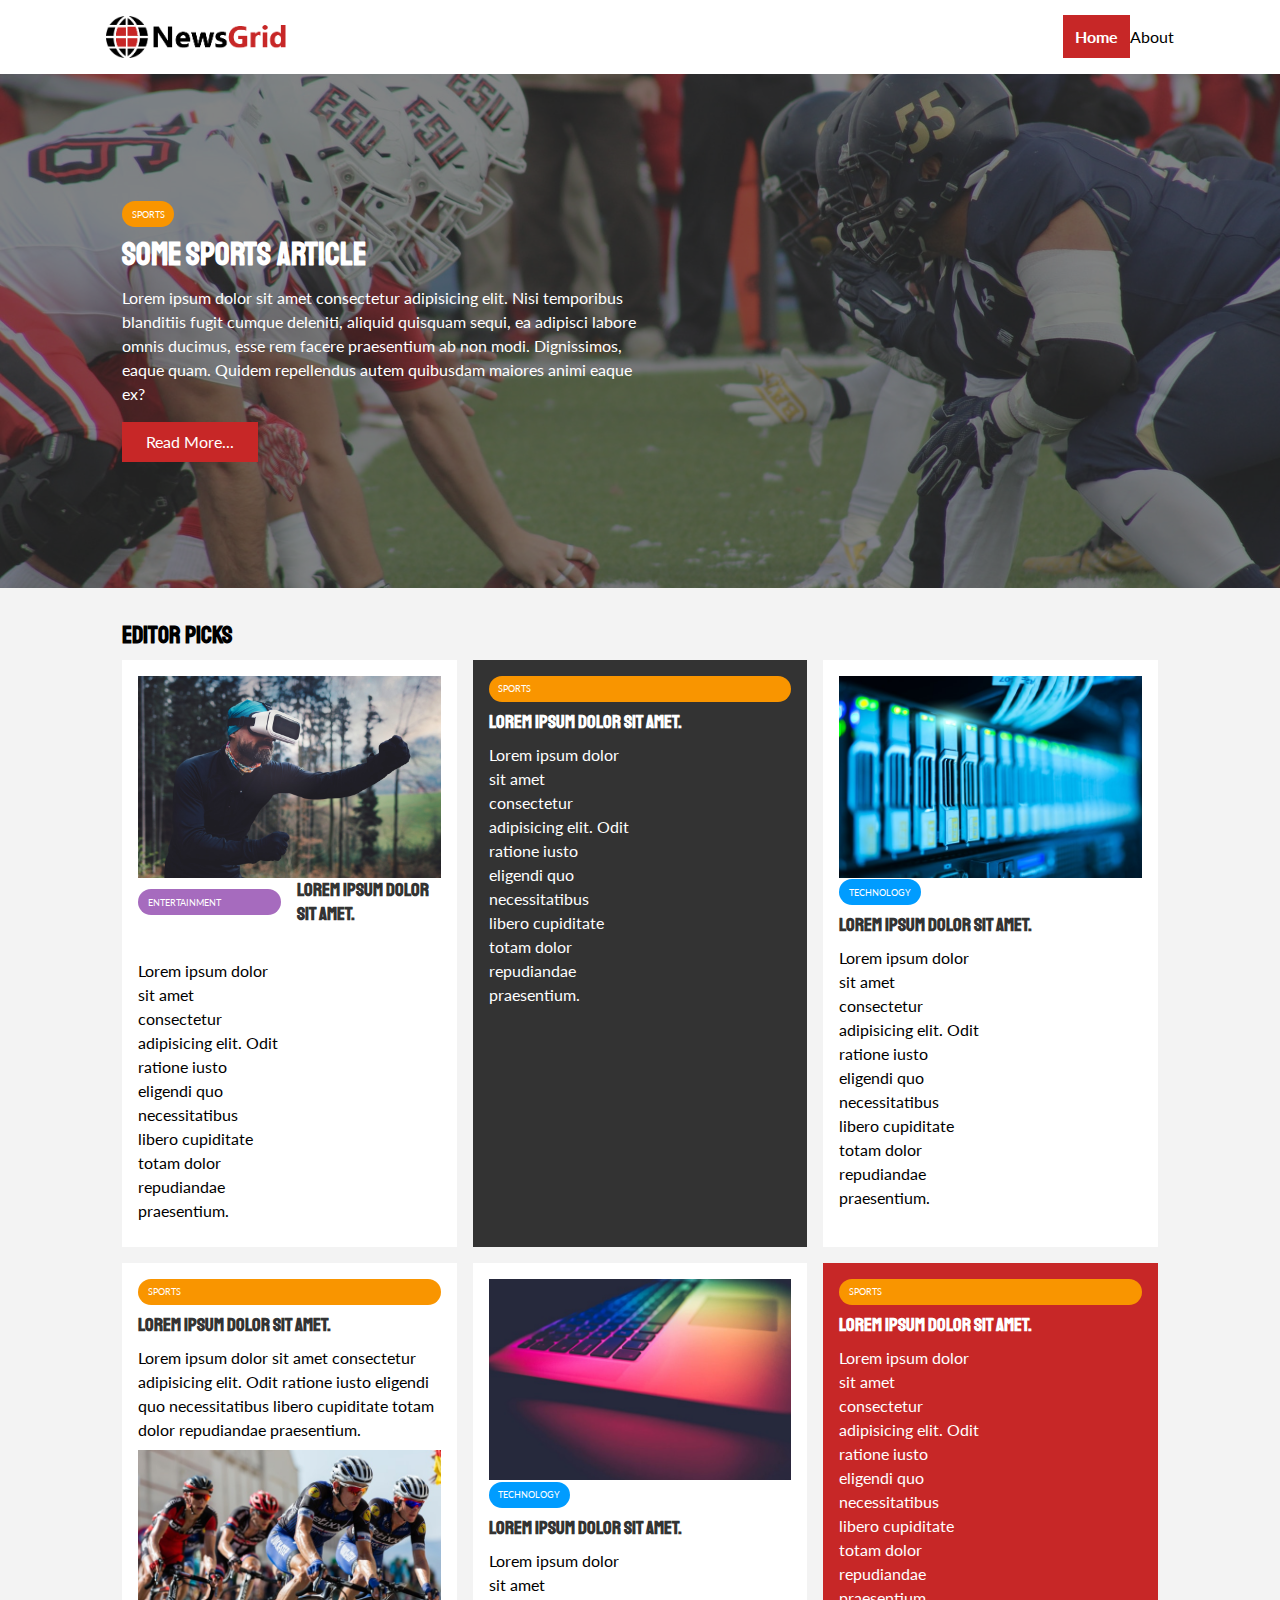
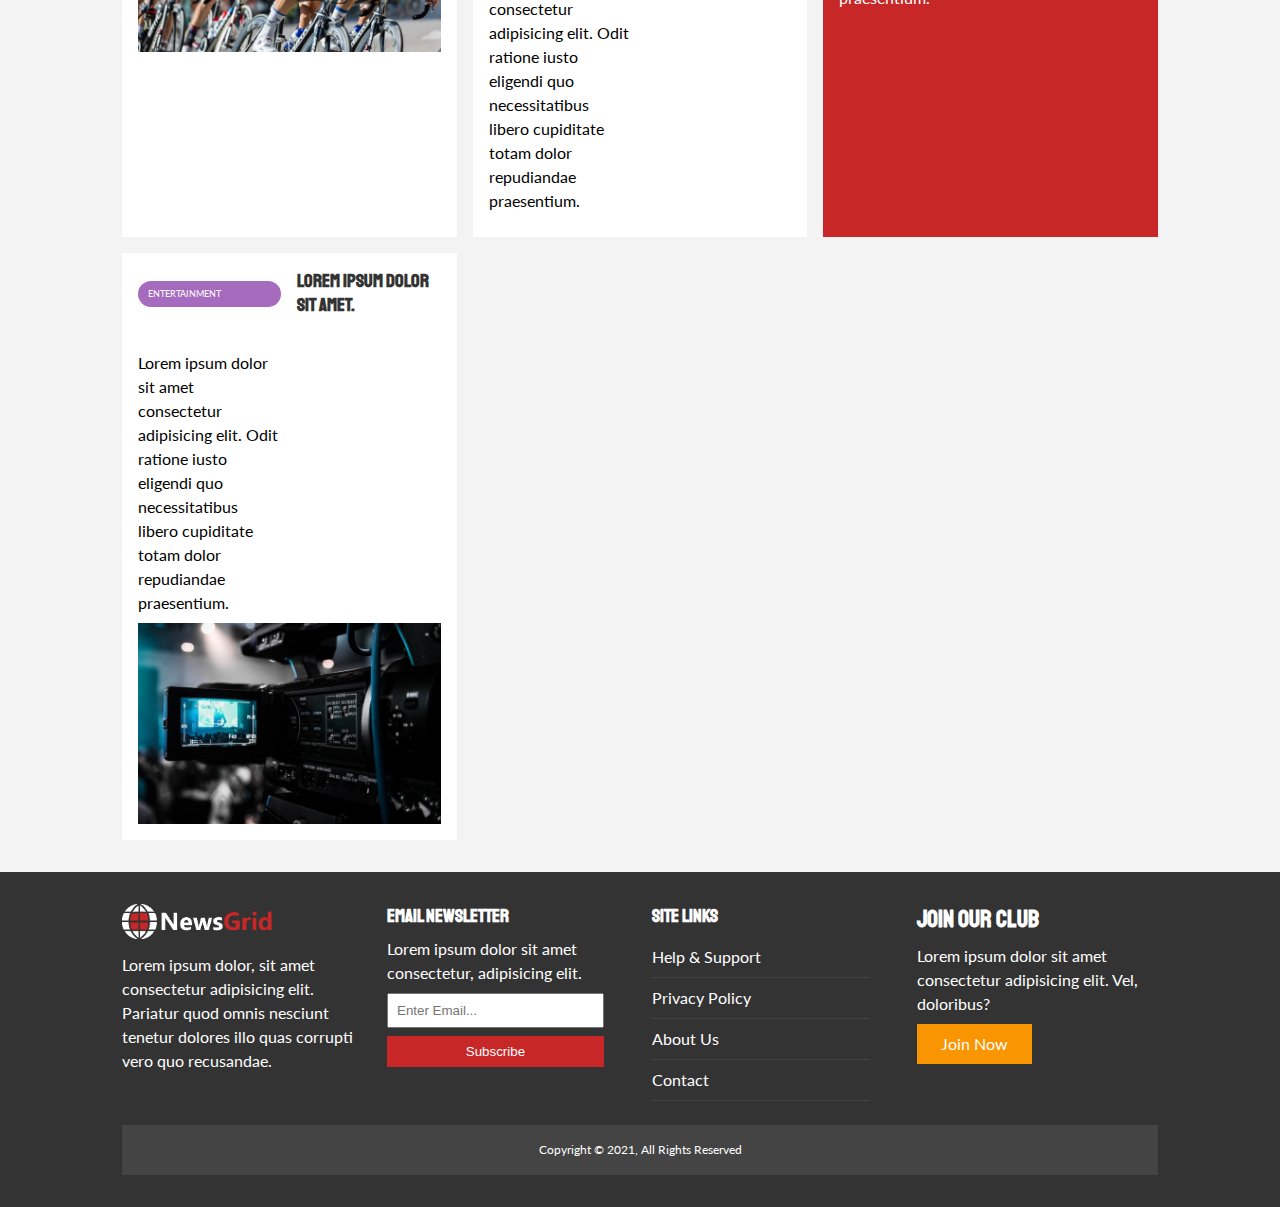
<file: index.html>
<!DOCTYPE html>
<html lang="en">

<head>
  <meta charset="UTF-8">
  <meta http-equiv="X-UA-Compatible" content="IE=edge">
  <meta name="viewport" content="width=device-width, initial-scale=1.0">
  <link href="https://fonts.googleapis.com/css2?family=Lato&family=Staatliches&display=swap" rel="stylesheet">
  <link rel="stylesheet" href="css/style.css">
  <link rel="stylesheet" media='screen and (maxwidth: 768px)' href="css/mobile.css">
  <link rel="stylesheet" href="https://pro.fontawesome.com/releases/v5.10.0/css/all.css"
    integrity="sha384-AYmEC3Yw5cVb3ZcuHtOA93w35dYTsvhLPVnYs9eStHfGJvOvKxVfELGroGkvsg+p" crossorigin="anonymous">
  <link rel="shortcut icon" type="image/x-icon" href="favicon.ico">
  <title>NewsGrid | Latest News</title>
</head>

<body>
  <nav id='main-nav'>
    <div class='container'>
      <img src="img/logo.png" alt="NewsGrid" class='logo'>
      <div class='social'>
        <a href='http://facebook.com' target="_blank"><i class='fab fa-facebook fa-2x'></i></a>
        <a href='http://twitter.com' target="_blank"><i class='fab fa-twitter fa-2x'></i></a>
        <a href='http://instagram.com' target="_blank"><i class='fab fa-instagram fa-2x'></i></a>
        <a href='http://youtube.com' target="_blank"><i class='fab fa-youtube fa-2x'></i></a>
      </div>
      <ul>
        <li><a class='current' href='index.html'>Home</a></li>
        <li>
          <ahref='about.html'>About</a>
        </li>
      </ul>
    </div>
  </nav>

  <!-- Showcase -->
  <header id="showcase">
    <div class="container">
      <div class="showcase-container">
        <div class="showcase-content">
          <div class="category category-sports">Sports</div>
          <h1>Some Sports Article</h1>
          <p>Lorem ipsum dolor sit amet consectetur adipisicing elit. Nisi temporibus blanditiis fugit cumque deleniti,
            aliquid quisquam sequi, ea adipisci labore omnis ducimus, esse rem facere praesentium ab non modi.
            Dignissimos, eaque quam. Quidem repellendus autem quibusdam maiores animi eaque ex?</p>
          <a href="article.html" class="btn btn-primary">Read More...</a>
        </div>
      </div>
    </div>
  </header>

  <!-- Home Articles -->
  <section id="home-articles" class="py-2">
    <div class="container">
      <h2>Editor Picks</h2>
      <div class="articles-container">
        <article class="card">
          <img src="img/articles/ent1.jpg" alt="">
          <div>
            <div class="category category-ent">Entertainment</div>
            <h3>
              <a href="article.html">Lorem ipsum dolor sit amet.</a>
            </h3>
            <p>Lorem ipsum dolor sit amet consectetur adipisicing elit. Odit ratione iusto eligendi quo necessitatibus
              libero cupiditate totam dolor repudiandae praesentium.</p>
          </div>
        </article>

        <article class="card bg-dark">


          <div class="category category-sports">Sports</div>
          <h3>
            <a href="article.html">Lorem ipsum dolor sit amet.</a>
          </h3>
          <p>Lorem ipsum dolor sit amet consectetur adipisicing elit. Odit ratione iusto eligendi quo necessitatibus
            libero cupiditate totam dolor repudiandae praesentium.</p>

        </article>

        <article class="card">
          <img src="img/articles/tech1.jpg" alt="">

          <div class="category category-tech">Technology</div>
          <h3>
            <a href="article.html">Lorem ipsum dolor sit amet.</a>
          </h3>
          <p>Lorem ipsum dolor sit amet consectetur adipisicing elit. Odit ratione iusto eligendi quo necessitatibus
            libero cupiditate totam dolor repudiandae praesentium.</p>

        </article>

        <article class="card">

          <div class="category category-sports">Sports</div>
          <h3>
            <a href="article.html">Lorem ipsum dolor sit amet.</a>
          </h3>
          <p>Lorem ipsum dolor sit amet consectetur adipisicing elit. Odit ratione iusto eligendi quo necessitatibus
            libero cupiditate totam dolor repudiandae praesentium.</p>
          <img src="img/articles/sports1.jpg" alt="">
        </article>

        <article class="card">
          <img src="img/articles/tech2.jpg" alt="">

          <div class="category category-tech">Technology</div>
          <h3>
            <a href="article.html">Lorem ipsum dolor sit amet.</a>
          </h3>
          <p>Lorem ipsum dolor sit amet consectetur adipisicing elit. Odit ratione iusto eligendi quo necessitatibus
            libero cupiditate totam dolor repudiandae praesentium.</p>

        </article>

        <article class="card bg-primary">
          <div class="category category-sports">Sports</div>
          <h3>
            <a href="article.html">Lorem ipsum dolor sit amet.</a>
          </h3>
          <p>Lorem ipsum dolor sit amet consectetur adipisicing elit. Odit ratione iusto eligendi quo necessitatibus
            libero cupiditate totam dolor repudiandae praesentium.</p>
        </article>

        <article class="card">
          <div>
            <div class="category category-ent">Entertainment</div>
            <h3>
              <a href="article.html">Lorem ipsum dolor sit amet.</a>
            </h3>
            <p>Lorem ipsum dolor sit amet consectetur adipisicing elit. Odit ratione iusto eligendi quo necessitatibus
              libero cupiditate totam dolor repudiandae praesentium.</p>
          </div>
          <img src="img/articles/ent2.jpg" alt="">
        </article>


      </div>
    </div>

  </section>

  <!-- Footer -->
  <footer id="main-footer" class='py-2'>
    <div class="container footer-container">
      <div>
        <img src="img/logo_light.png" alt="NewsGrid">
        <p>Lorem ipsum dolor, sit amet consectetur adipisicing elit. Pariatur quod omnis nesciunt tenetur dolores illo
          quas corrupti vero quo recusandae.</p>
      </div>
      <div>
        <h3>Email Newsletter</h3>
        <p>Lorem ipsum dolor sit amet consectetur, adipisicing elit.</p>
        <form>
          <input type="email" placeholder="Enter Email...">
          <input type="submit" value="Subscribe" class="btn btn-primary">
        </form>
      </div>
      <div>
        <h3>Site Links</h3>
        <ul class="list">
          <li><a href="#">Help & Support</a></li>
          <li><a href="#">Privacy Policy</a></li>
          <li><a href="#">About Us</a></li>
          <li><a href="#">Contact</a></li>
        </ul>
      </div>
      <div>
        <h2>Join Our Club</h2>
        <p>Lorem ipsum dolor sit amet consectetur adipisicing elit. Vel, doloribus?</p>
        <a href="" class="btn btn-secondary">Join Now</a>
      </div>
      <div>
        <p>Copyright &copy; 2021, All Rights Reserved</p>
      </div>
    </div>
  </footer>

</body>

</html>
</file>
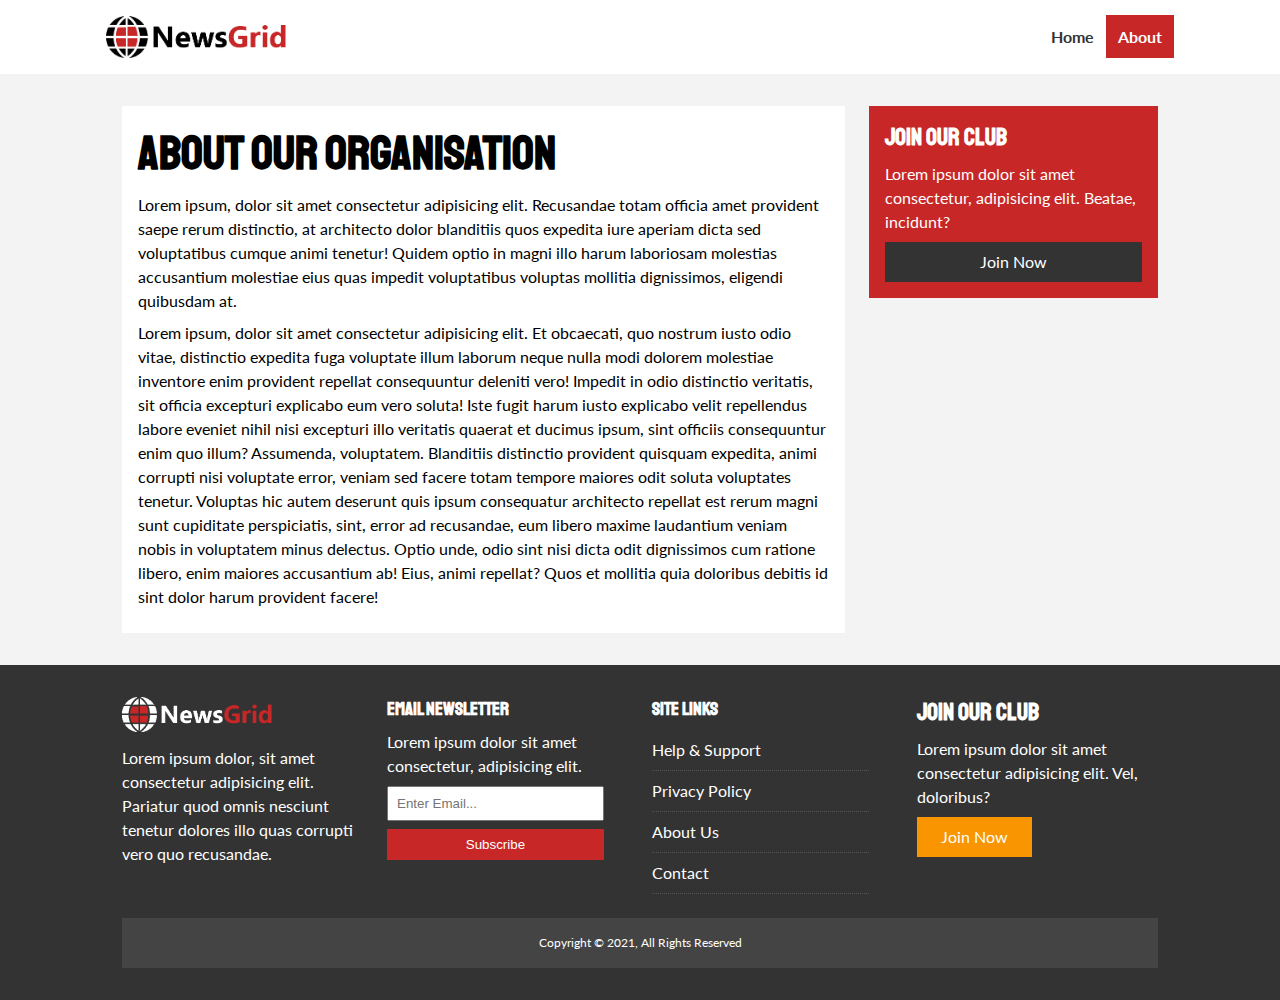
<file: about.html>
<!DOCTYPE html>
<html lang="en">

<head>
    <meta charset="UTF-8">
    <meta http-equiv="X-UA-Compatible" content="IE=edge">
    <meta name="viewport" content="width=device-width, initial-scale=1.0">
    <link href="https://fonts.googleapis.com/css2?family=Lato&family=Staatliches&display=swap" rel="stylesheet">
    <link rel="stylesheet" href="css/style.css">
    <link rel="stylesheet" media='screen and (maxwidth: 768px)' href="css/mobile.css">
    <link rel="stylesheet" href="https://pro.fontawesome.com/releases/v5.10.0/css/all.css"
        integrity="sha384-AYmEC3Yw5cVb3ZcuHtOA93w35dYTsvhLPVnYs9eStHfGJvOvKxVfELGroGkvsg+p" crossorigin="anonymous">
    <link rel="shortcut icon" type="image/x-icon" href="favicon.ico">
    <title>NewsGrid | About</title>
</head>

<body>
    <nav id='main-nav'>
        <div class='container'>
            <img src="img/logo.png" alt="NewsGrid" class='logo'>
            <div class='social'>
                <a href='http://facebook.com' target="_blank"><i class='fab fa-facebook fa-2x'></i></a>
                <a href='http://twitter.com' target="_blank"><i class='fab fa-twitter fa-2x'></i></a>
                <a href='http://instagram.com' target="_blank"><i class='fab fa-instagram fa-2x'></i></a>
                <a href='http://youtube.com' target="_blank"><i class='fab fa-youtube fa-2x'></i></a>
            </div>
            <ul>
                <li><a href='index.html'>Home</a></li>
                <li>
                    <a class='current' href='about.html'>About</a>
                </li>
            </ul>
        </div>
    </nav>
    <section id="about">
        <div class="container">
            <div class="page-container">
                <article class="card">
                    <h1 class="l-heading">About Our Organisation</h1>
                    <p>Lorem ipsum, dolor sit amet consectetur adipisicing elit. Recusandae totam officia amet provident
                        saepe rerum distinctio, at architecto dolor blanditiis quos expedita iure aperiam dicta sed
                        voluptatibus cumque animi tenetur! Quidem optio in magni illo harum laboriosam molestias
                        accusantium molestiae eius quas impedit voluptatibus voluptas mollitia dignissimos, eligendi
                        quibusdam at.</p>
                    <p>Lorem ipsum, dolor sit amet consectetur adipisicing elit. Et obcaecati, quo nostrum iusto odio
                        vitae, distinctio expedita fuga voluptate illum laborum neque nulla modi dolorem molestiae
                        inventore enim provident repellat consequuntur deleniti vero! Impedit in odio distinctio
                        veritatis, sit officia excepturi explicabo eum vero soluta! Iste fugit harum iusto explicabo
                        velit repellendus labore eveniet nihil nisi excepturi illo veritatis quaerat et ducimus ipsum,
                        sint officiis consequuntur enim quo illum? Assumenda, voluptatem. Blanditiis distinctio
                        provident quisquam expedita, animi corrupti nisi voluptate error, veniam sed facere totam
                        tempore maiores odit soluta voluptates tenetur. Voluptas hic autem deserunt quis ipsum
                        consequatur architecto repellat est rerum magni sunt cupiditate perspiciatis, sint, error ad
                        recusandae, eum libero maxime laudantium veniam nobis in voluptatem minus delectus. Optio unde,
                        odio sint nisi dicta odit dignissimos cum ratione libero, enim maiores accusantium ab! Eius,
                        animi repellat? Quos et mollitia quia doloribus debitis id sint dolor harum provident facere!
                    </p>
                </article>
                <aside class="card bg-primary">
                    <h2>Join Our Club</h2>
                    <p>Lorem ipsum dolor sit amet consectetur, adipisicing elit. Beatae, incidunt?</p>
                    <a href="#" class="btn btn-dark btn-block">Join Now</a>
                </aside>
            </div>
        </div>
    </section>

    <!-- Footer -->
    <footer id="main-footer" class='py-2'>
        <div class="container footer-container">
            <div>
                <img src="img/logo_light.png" alt="NewsGrid">
                <p>Lorem ipsum dolor, sit amet consectetur adipisicing elit. Pariatur quod omnis nesciunt tenetur
                    dolores illo
                    quas corrupti vero quo recusandae.</p>
            </div>
            <div>
                <h3>Email Newsletter</h3>
                <p>Lorem ipsum dolor sit amet consectetur, adipisicing elit.</p>
                <form>
                    <input type="email" placeholder="Enter Email...">
                    <input type="submit" value="Subscribe" class="btn btn-primary">
                </form>
            </div>
            <div>
                <h3>Site Links</h3>
                <ul class="list">
                    <li><a href="#">Help & Support</a></li>
                    <li><a href="#">Privacy Policy</a></li>
                    <li><a href="#">About Us</a></li>
                    <li><a href="#">Contact</a></li>
                </ul>
            </div>
            <div>
                <h2>Join Our Club</h2>
                <p>Lorem ipsum dolor sit amet consectetur adipisicing elit. Vel, doloribus?</p>
                <a href="" class="btn btn-secondary">Join Now</a>
            </div>
            <div>
                <p>Copyright &copy; 2021, All Rights Reserved</p>
            </div>
        </div>
    </footer>

</body>

</html>
</file>
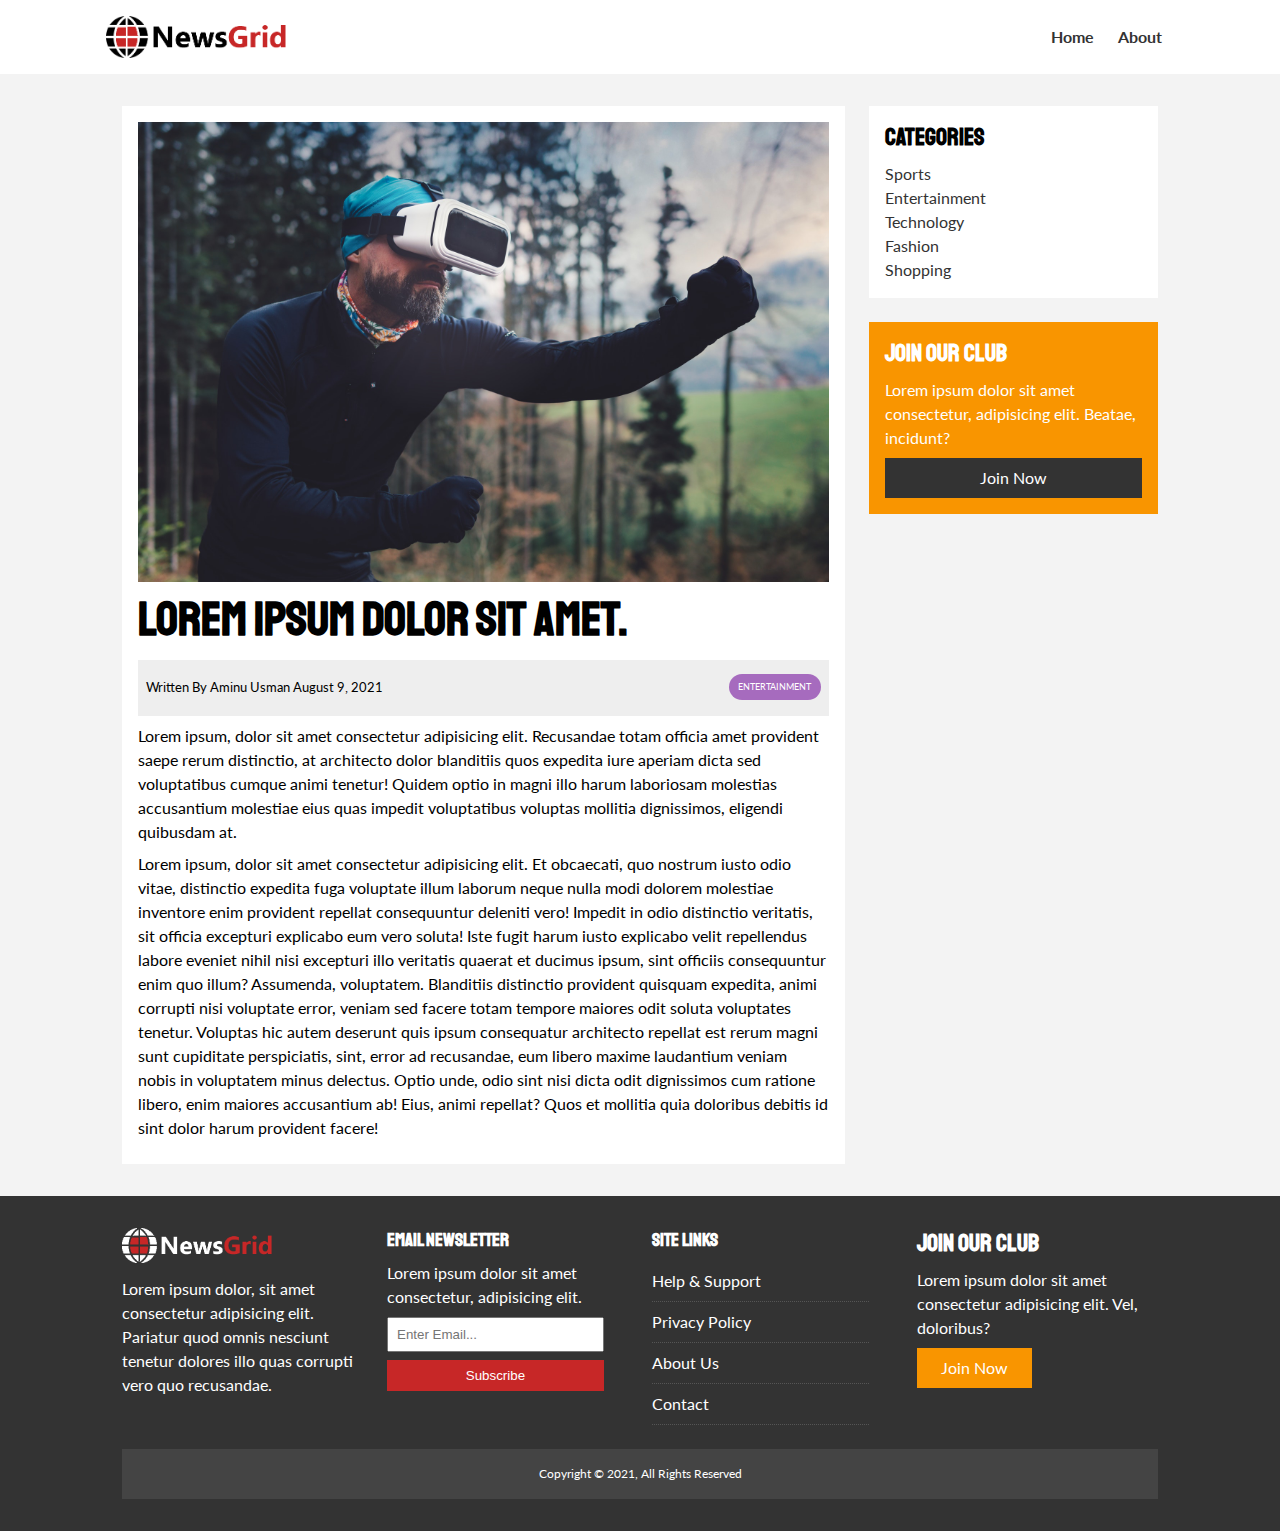
<file: article.html>
<!DOCTYPE html>
<html lang="en">

<head>
    <meta charset="UTF-8">
    <meta http-equiv="X-UA-Compatible" content="IE=edge">
    <meta name="viewport" content="width=device-width, initial-scale=1.0">
    <link href="https://fonts.googleapis.com/css2?family=Lato&family=Staatliches&display=swap" rel="stylesheet">
    <link rel="stylesheet" href="css/style.css">
    <link rel="stylesheet" media='screen and (maxwidth: 768px)' href="css/mobile.css">
    <link rel="stylesheet" href="https://pro.fontawesome.com/releases/v5.10.0/css/all.css"
        integrity="sha384-AYmEC3Yw5cVb3ZcuHtOA93w35dYTsvhLPVnYs9eStHfGJvOvKxVfELGroGkvsg+p" crossorigin="anonymous">
    <link rel="shortcut icon" type="image/x-icon" href="favicon.ico">
    <title>NewsGrid | Latest News</title>
</head>

<body>
    <nav id='main-nav'>
        <div class='container'>
            <img src="img/logo.png" alt="NewsGrid" class='logo'>
            <div class='social'>
                <a href='http://facebook.com' target="_blank"><i class='fab fa-facebook fa-2x'></i></a>
                <a href='http://twitter.com' target="_blank"><i class='fab fa-twitter fa-2x'></i></a>
                <a href='http://instagram.com' target="_blank"><i class='fab fa-instagram fa-2x'></i></a>
                <a href='http://youtube.com' target="_blank"><i class='fab fa-youtube fa-2x'></i></a>
            </div>
            <ul>
                <li><a href='index.html'>Home</a></li>
                <li>
                    <a href='about.html'>About</a>
                </li>
            </ul>
        </div>
    </nav>
    <section id="article">
        <div class="container">
            <div class="page-container">
                <article class="card">
                    <img src="img/articles/ent1.jpg" alt="">
                    <h1 class="l-heading">Lorem ipsum dolor sit amet.</h1>
                    <div class="meta">
                        <small>
                            <i class="fas fa-user"></i>Written By Aminu Usman August 9, 2021
                        </small>
                        <div class="category category-ent">Entertainment</div>
                    </div>
                    <p>Lorem ipsum, dolor sit amet consectetur adipisicing elit. Recusandae totam officia amet provident
                        saepe rerum distinctio, at architecto dolor blanditiis quos expedita iure aperiam dicta sed
                        voluptatibus cumque animi tenetur! Quidem optio in magni illo harum laboriosam molestias
                        accusantium molestiae eius quas impedit voluptatibus voluptas mollitia dignissimos, eligendi
                        quibusdam at.</p>
                    <p>Lorem ipsum, dolor sit amet consectetur adipisicing elit. Et obcaecati, quo nostrum iusto odio
                        vitae, distinctio expedita fuga voluptate illum laborum neque nulla modi dolorem molestiae
                        inventore enim provident repellat consequuntur deleniti vero! Impedit in odio distinctio
                        veritatis, sit officia excepturi explicabo eum vero soluta! Iste fugit harum iusto explicabo
                        velit repellendus labore eveniet nihil nisi excepturi illo veritatis quaerat et ducimus ipsum,
                        sint officiis consequuntur enim quo illum? Assumenda, voluptatem. Blanditiis distinctio
                        provident quisquam expedita, animi corrupti nisi voluptate error, veniam sed facere totam
                        tempore maiores odit soluta voluptates tenetur. Voluptas hic autem deserunt quis ipsum
                        consequatur architecto repellat est rerum magni sunt cupiditate perspiciatis, sint, error ad
                        recusandae, eum libero maxime laudantium veniam nobis in voluptatem minus delectus. Optio unde,
                        odio sint nisi dicta odit dignissimos cum ratione libero, enim maiores accusantium ab! Eius,
                        animi repellat? Quos et mollitia quia doloribus debitis id sint dolor harum provident facere!
                    </p>
                </article>

                <aside id="categories" class="card">
                    <h2>Categories</h2>
                    <ul>
                        <li><a href="#"><i class="fas fa-chevron-right"></i> Sports</a></li>
                        <li><a href="#"><i class="fas fa-chevron-right"></i> Entertainment</a></li>
                        <li><a href="#"><i class="fas fa-chevron-right"></i> Technology</a></li>
                        <li><a href="#"><i class="fas fa-chevron-right"></i> Fashion</a></li>
                        <li><a href="#"><i class="fas fa-chevron-right"></i> Shopping</a></li>
                    </ul>
                </aside>

                <aside class="card bg-secondary">
                    <h2>Join Our Club</h2>
                    <p>Lorem ipsum dolor sit amet consectetur, adipisicing elit. Beatae, incidunt?</p>
                    <a href="#" class="btn btn-dark btn-block">Join Now</a>
                </aside>
            </div>
        </div>
    </section>

    <!-- Footer -->
    <footer id="main-footer" class='py-2'>
        <div class="container footer-container">
            <div>
                <img src="img/logo_light.png" alt="NewsGrid">
                <p>Lorem ipsum dolor, sit amet consectetur adipisicing elit. Pariatur quod omnis nesciunt tenetur
                    dolores illo
                    quas corrupti vero quo recusandae.</p>
            </div>
            <div>
                <h3>Email Newsletter</h3>
                <p>Lorem ipsum dolor sit amet consectetur, adipisicing elit.</p>
                <form>
                    <input type="email" placeholder="Enter Email...">
                    <input type="submit" value="Subscribe" class="btn btn-primary">
                </form>
            </div>
            <div>
                <h3>Site Links</h3>
                <ul class="list">
                    <li><a href="#">Help & Support</a></li>
                    <li><a href="#">Privacy Policy</a></li>
                    <li><a href="#">About Us</a></li>
                    <li><a href="#">Contact</a></li>
                </ul>
            </div>
            <div>
                <h2>Join Our Club</h2>
                <p>Lorem ipsum dolor sit amet consectetur adipisicing elit. Vel, doloribus?</p>
                <a href="" class="btn btn-secondary">Join Now</a>
            </div>
            <div>
                <p>Copyright &copy; 2021, All Rights Reserved</p>
            </div>
        </div>
    </footer>

</body>

</html>
</file>
<file: css/style.css>
:root {
    --primary-color: #c72727;
    --secondary-color: #f99500;
    --light-color: #f3f3f3;
    --dark-color: #333;
    --max-width: 1100px;
}

.category {
    --sports-color: #f99500;
    --ent-color: #a66bbe;
    --tech-color: #009cff;
}

* {
    margin: 0;
    padding: 0;
    box-sizing: border-box;
}

body {
    font-family: 'Lato', sans-serif;
    line-height: 1.5;
    background: var(--light-color);
}

a {
    color: #333;
    text-decoration: none;
}

ul {
    list-style-type: none;
}

p {
    margin: 0.5rem 0;
}

img {
    width: 100%;
}

h1, h2, h3, h4, h5, h6 {
    font-family: 'Staatliches', cursive;
    margin-bottom: 0.55rem;
    line-height: 1.3;
}

/*Utitlity*/
.container {
    max-width: var(--max-width);
    margin: auto;
    padding: 0 2rem;
    overflow: hidden;
}

.category {
    display: inline-block;
    color: #fff;
    font-size: 0.55rem;
    text-transform: uppercase;
    padding: 0.4rem 0.6rem;
    border-radius: 15px;
    margin-bottom: 0.5rem;
}

.category-sports {background: var(--sports-color)}
.category-ent {background: var(--ent-color)}
.category-tech {background: var(--tech-color) }

.btn {
    display: inline-block;
    border: none;
    background: var(--dark-color);
    color: #fff;
    padding: 0.5rem 1.5rem;
}

.btn-light { background: var(--light-color);}
.btn-primary { background: var(--primary-color);}
.btn-secondary { background: var(--secondary-color);}

.btn-block {
    display: block;
    width: 100%;
    text-align: center;
}

.btn:hover {
    opacity: 0.9;
}

.card {
    background: #fff;
    padding: 1rem;
}
  
.bg-dark {
    background: var(--dark-color);
    color: #fff;
}

.bg-primary {
    background: var(--primary-color);
    color: #fff;
}

.bg-secondary {
    background: var(--secondary-color);
    color: #fff;
}

.bg-dark h1,
.bg-dark h2,
.bg-dark h3,
.bg-dark a,
.bg-primary h1,
.bg-primary h2,
.bg-primary h3,
.bg-primary a,
.bg-secondary h1,
.bg-secondary h2,
.bg-secondary h3,
.bg-secondary a {
    color: #fff;
}

.py-1 {padding: 1.5rem 0;}
.py-2 {padding: 2rem 0;}
.py-3 {padding: 3rem 0;}
.p-1 {padding: 1.5rem ;}
.p-2 {padding: 2rem ;}
.p-3 {padding: 3rem;}

.l-heading {
    font-size: 3rem;
}

.list li {
    padding: 0.5rem 0;
    border-bottom: #555 dotted 1px;
    width: 90%;
}

.list li a:hover {
    color: var(--primary-color) !important;
}

/* inner page grid container */
.page-container {
    display: grid;
    grid-template-columns: 5fr 2fr ;
    margin: 2rem 0;
    grid-gap: 1.5rem;
}

.page-container > *:first-child {
    grid-row: 1 / span 3;
}

/* Navigation */

#main-nav {
    background: #fff;
    position: sticky;
    top: 0;
    z-index: 2;
}

#main-nav .container {
    display: grid;
    grid-template-columns: 6fr 3fr 2fr;
    padding: 1rem;
    align-items: center;
}

#main-nav .logo {
    width: 180px;
}

#main-nav ul {
    justify-self: end;
    display: flex;
}

#main-nav ul li a {
    padding: 0.75rem;
    font-weight: bold;
}

#main-nav ul li a.current {
    background: var(--primary-color);
    color: #fff;
}

#main-nav ul li a:hover {
    background: var(--light-color);
    color: var(--dark-color);
}

#main-nav .social {
    justify-self: center;
}

#main-nav .social i {
    color: #777;
    margin-right: 0.5rem;
}

/* Showcase */
#showcase {
    color: #fff;
    background: #333;
    padding: 2rem;
    position: relative;
}

#showcase:before {
    content: '';
    background: url('../img/featured.jpg') no-repeat
    center center/cover;
    position: absolute;
    top: 0;
    left: 0;
    width: 100%;
    height: 100%;
    opacity: 0.4;
}

#showcase .showcase-container {
    display: grid;
    grid-template-columns: repeat(2, 1fr);
    justify-content: center;
    align-items: center;
    height: 50vh;
}

#showcase .showcase-content {
    z-index: 1;
}

#showcase .showcase-content p {
    margin-bottom: 1rem;
}

/* Home */
#home-articles .articles-container {
    display: grid;
    grid-template-columns: repeat(3, 1fr);
    grid-gap: 1rem;
}

#home-articles .articles-container article > *:first-child,
#home-articles .articles-container article > *:last-child {
   display: grid;
   grid-template-columns: repeat(2, 1fr);
   grid-gap: 1rem;
   align-items: center;
   grid-column: 1 / span 2;
}

#home-articles .articles-container article>*:last-child {
    grid-column: 2 / span 2;
}

#article .meta {
    display: flex;
    justify-content: space-between;
    align-items: center;
    background: #eee;
    padding: 0.5rem;
}

#article .meta .category {
    margin-top: 0.4rem;
}

/* footer */
#main-footer {
    background: var(--dark-color);
    color: #fff;
}

#main-footer img {
width: 150px;
}

#main-footer a {
    color: #fff;
}

#main-footer .footer-container {
    display: grid;
    grid-template-columns: repeat(4, 1fr);
    grid-gap: 1.5rem;
}

#main-footer .footer-container > *:last-child {
    background: #444;
    grid-column: 1 / span 4;
    padding: 0.5rem;
    text-align: center;
    font-size: 0.75rem;
}

#main-footer .footer-container input[type='email'] {
    width: 90%;
    padding: 0.5rem;
    margin-bottom: 0.5rem;
}

#main-footer .footer-container input[type='submit'] {
    width: 90%;
}
</file>
<file: css/mobile.css>
/* Navigation */
#main-nav .social {
    display: none;
}

#main-nav .container {
    grid-template-columns: 1fr;
    grid-gap: 1.2rem;
}

#main-nav ul, 
#main-nav .logo {
    justify-self: center;
}

#main-nav ul li a {
    padding: 0.50rem;
}

#home-articles .articles-container {
    grid-template-columns: repeat(2, 1fr);
}

#home-articles .articles-container >
*:first-child,
#home-articles .articles-container>*:last-child {
    grid-template-columns: 1fr;
    grid-column: 1;
}

@media(max-width: 600px) {
    /* stack grid items */
    #showcase .showcase-container,
    #home-articles .articles-container,
     #main-footer .footer-container {
        grid-template-columns: 1fr;
    }

        #main-footer .footer-container >
        *:last-child {
            grid-column: 1;
        }

        #main-footer .footer-container>* {
            border-bottom: #444 dotted 1px;
            padding-bottom: 1rem;
        }

        #main-footer .footer-container >
        *:last-child,
        #main-footer .footer-container>
        *:nth-child(3),
          #main-footer .footer-container>
          *:nth-child(4) {
            border: none; 
        }

        .page-container {
            grid-template-columns: 1fr;
            text-align: center;
        }

        .page-container > *:first-child {
            grid-row: 1;
        }

        .l-heading {
            font-size: 2rem;
        }
}
</file>
